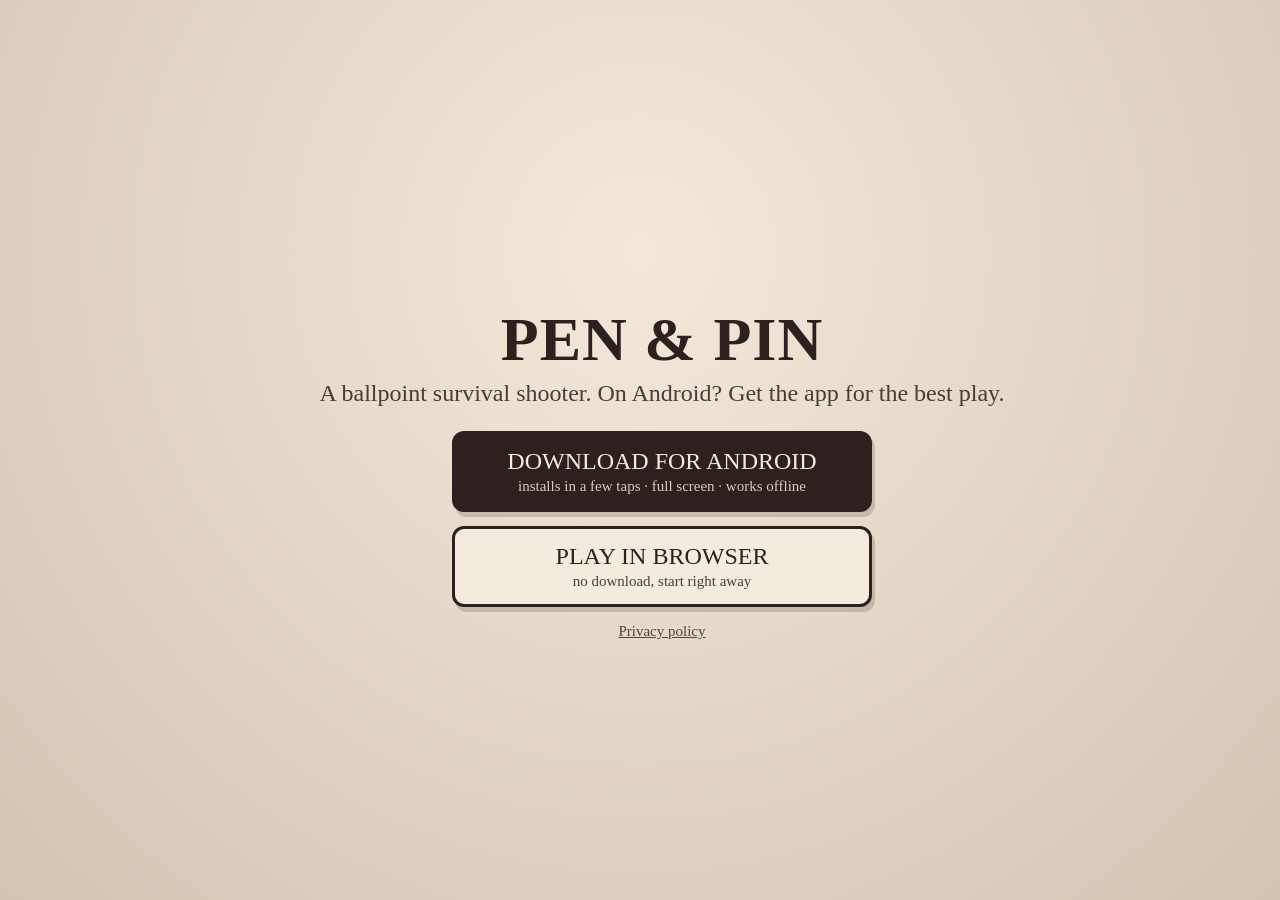
<file: index.html>
<!DOCTYPE html>
<html lang="en">
<head>
<meta charset="utf-8">
<meta name="viewport" content="width=device-width, initial-scale=1, maximum-scale=1, user-scalable=no, viewport-fit=cover">
<title>Pen &amp; Pin</title>
<meta name="description" content="A first-person survival shooter drawn in blue ballpoint on notebook paper.">
<meta name="theme-color" content="#2c211f">
<meta name="mobile-web-app-capable" content="yes">
<meta name="apple-mobile-web-app-capable" content="yes">
<link rel="manifest" href="./manifest.webmanifest">
<link rel="icon" type="image/png" sizes="192x192" href="./icons/icon-192.png">
<link rel="apple-touch-icon" href="./icons/icon-192.png">
<link rel="stylesheet" href="./style.css">
<script type="importmap">
{ "imports": {
  "three": "./vendor/three/three.module.js",
  "three/addons/": "./vendor/three/addons/"
} }
</script>
<style>
/* welcome screen: the first thing anyone sees, unless the game is already installed */
#landing { position: fixed; inset: 0; z-index: 1000; display: none; overflow-y: auto; -webkit-overflow-scrolling: touch; background: #e4d8c8; color: #2c211f; font-family: 'Palatino Linotype', 'Book Antiqua', Palatino, 'Iowan Old Style', Georgia, 'Noto Serif', 'Noto Sans SC', 'PingFang SC', 'Microsoft YaHei', serif;
  background-image: radial-gradient(ellipse at 50% 28%, rgba(255,246,232,.55), rgba(110,80,62,.16) 105%); }
#landing.on { display: block; }
#landing::before { display: none; }
#landing .wrap { min-height: 100%; display: flex; flex-direction: column; justify-content: center; align-items: center; text-align: center; padding: 24px 20px 24px 64px; }
#landing h1 { margin: 0; font-size: clamp(34px, 8vw, 62px); letter-spacing: 1px; line-height: 1; }
#landing .sub { margin: 10px 0 24px; font-size: clamp(18px, 3.4vw, 24px); opacity: .85; }
#landing .btns { display: grid; gap: 14px; width: min(420px, 100%); }
#landing button { font: inherit; font-size: 24px; padding: 14px 18px; border: 3px solid #2c211f; border-radius: 12px; cursor: pointer; box-shadow: 3px 5px 0 rgba(44,33,31,.18); }
#landing button i { display: block; font-style: normal; font-size: 15px; margin-top: 3px; opacity: .85; }
#landing .dl { background: #2c211f; color: #f3ebdd; }
#landing .web { background: #f3ebdd; color: #2c211f; }
#landing .priv { margin: 16px 0 0; font-size: 15px; } #landing .priv a { color: #2c211f; opacity: .8; }
#landing .help { display: none; margin-top: 22px; background: #f3ebdd; border: 3px solid #2c211f; border-radius: 14px; padding: 14px 18px; width: min(420px, 100%); text-align: left; font-size: 19px; line-height: 1.4; }
#landing .help.on { display: block; }
#landing .help b { color: #8f1f1b; }
#landing .help ol { margin: 6px 0 0; padding-left: 22px; }
#landing .qr { display: none; text-align: center; margin-top: 12px; color: #1d1412; }
#landing .qr svg { width: 190px; height: 190px; }
#landing .qr.on { display: block; }
@media (max-width: 520px) { #landing::before { display: none; } #landing .wrap { padding-left: 34px; } }
</style>
</head>
<body>
<div id="landing" role="dialog" aria-label="Welcome">
  <div class="wrap">
    <h1>PEN &amp; PIN</h1>
    <p class="sub">A ballpoint survival shooter. On Android? Get the app for the best play.</p>
    <div class="btns">
      <button type="button" class="dl" id="landDl">DOWNLOAD FOR ANDROID<i>installs in a few taps · full screen · works offline</i></button>
      <button type="button" class="web" id="landWeb">PLAY IN BROWSER<i>no download, start right away</i></button>
    </div>
    <p class="priv"><a href="./privacy.html">Privacy policy</a></p>
    <div class="help" id="landHelp">
      <ol id="landSteps">
        <li>Open this page in <b>Chrome</b> on your Android phone.</li>
        <li>Tap the <b>&#8942; menu</b>, then <b>Install app</b> (or <b>Add to Home screen</b>).</li>
        <li>Open <b>Pen &amp; Pin</b> from your home screen.</li>
      </ol>
      <div class="qr" id="landQr"><div id="landQrImg"></div>On a computer? Scan this with your Android phone.</div>
    </div>
  </div>
</div>
<canvas id="c"></canvas>
<div id="hud"></div>
<div id="rotate"><div><b>&#x21bb;</b>Turn your phone sideways to play</div></div>
<script src="./vendor/qrcode/qrcode.js"></script>
<script>
  // Welcome screen. Skipped when the game is already installed, or once someone has picked an option this visit.
  (function () {
    const el = document.getElementById('landing'); if (!el) return;
    const safe = (fn) => { try { return fn(); } catch (e) { return null; } };
    const installed = matchMedia('(display-mode: fullscreen)').matches || matchMedia('(display-mode: standalone)').matches || navigator.standalone;
    if (installed || safe(() => sessionStorage.getItem('doodle_landing')) || location.hash === '#play') return;
    el.classList.add('on');
    const close = () => { el.classList.remove('on'); safe(() => sessionStorage.setItem('doodle_landing', '1')); };
    let deferred = null;
    window.addEventListener('beforeinstallprompt', (e) => { e.preventDefault(); deferred = e; });
    const isAndroid = /Android/i.test(navigator.userAgent);
    document.getElementById('landWeb').addEventListener('click', close);
    document.getElementById('landDl').addEventListener('click', async () => {
      // Chrome on Android can install straight away; otherwise show the steps (and a QR code for people on a computer)
      if (deferred) { deferred.prompt(); const r = await deferred.userChoice; deferred = null; if (r && r.outcome === 'accepted') close(); return; }
      document.getElementById('landHelp').classList.add('on');
      if (!isAndroid) {
        safe(() => { const q = qrcode(0, 'M'); q.addData(new URL('./', location.href).href); q.make(); document.getElementById('landQrImg').innerHTML = q.createSvgTag({ cellSize: 4, margin: 2, scalable: true }); document.getElementById('landQr').classList.add('on'); });
      }
    });
  })();
</script>
<script src="./net-config.js"></script>
<script src="./vendor/peerjs/peerjs.min.js"></script>
<script type="module" src="./src/main.js"></script>
</body>
</html>
</file>
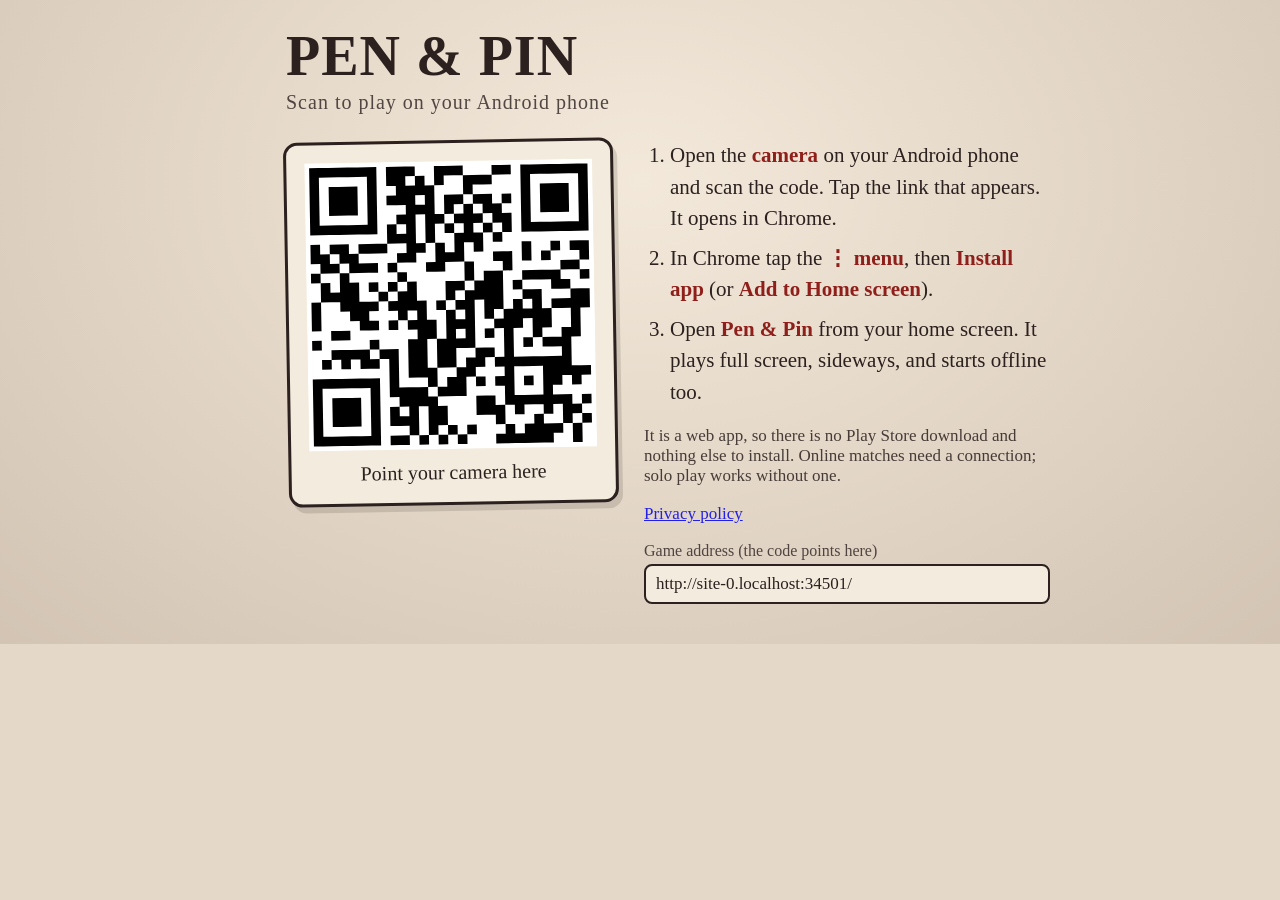
<file: install.html>
<!DOCTYPE html>
<html lang="en">
<head>
<meta charset="utf-8">
<meta name="viewport" content="width=device-width, initial-scale=1, viewport-fit=cover">
<title>Get Pen &amp; Pin</title>
<meta name="theme-color" content="#2c211f">
<link rel="manifest" href="./manifest.webmanifest">
<link rel="icon" href="./icons/icon-192.png">
<style>
  :root { --ink: #2c211f; --red: #8f1f1b; --paper: #e4d8c8; --line: #cdbfae; }
  * { box-sizing: border-box; }
  html, body { margin: 0; min-height: 100%; background: var(--paper); color: var(--ink); font-family: 'Palatino Linotype', 'Book Antiqua', Palatino, 'Iowan Old Style', Georgia, 'Noto Serif', 'Noto Sans SC', 'PingFang SC', 'Microsoft YaHei', serif; }
  body { background-image: radial-gradient(ellipse at 50% 28%, rgba(255,246,232,.55), rgba(110,80,62,.16) 105%); }
  body::before { display: none; }
  main { max-width: 860px; margin: 0 auto; padding: 28px 20px 40px 76px; display: grid; gap: 28px; grid-template-columns: 1fr; }
  @media (min-width: 760px) { main { grid-template-columns: 330px 1fr; align-items: start; } }
  @media (max-width: 520px) { body::before { display: none; } main { padding-left: 40px; } }
  h1 { grid-column: 1 / -1; margin: 0; font-size: clamp(34px, 7vw, 56px); letter-spacing: 1px; line-height: 1; }
  h1 small { display: block; font-size: 20px; font-weight: normal; margin-top: 8px; opacity: .8; }
  .card { background: #f3ebdd; border: 3px solid var(--ink); border-radius: 14px; padding: 18px; text-align: center; box-shadow: 4px 6px 0 rgba(44,33,31,.15); transform: rotate(-1deg); }
  #qr svg { width: 100%; height: auto; display: block; }
  #qr { color: #1d1412; }
  .scan { margin: 12px 0 0; font-size: 20px; }
  .steps { margin: 0; padding-left: 26px; font-size: 21px; line-height: 1.5; }
  .steps li { margin-bottom: 8px; }
  .steps b { color: var(--red); }
  button, .btn { font: inherit; font-size: 22px; padding: 12px 22px; background: var(--ink); color: #f3ebdd; border: 0; border-radius: 10px; cursor: pointer; text-decoration: none; display: inline-block; box-shadow: 3px 4px 0 rgba(0,0,0,.18); }
  button[hidden] { display: none; }
  .note { font-size: 17px; opacity: .85; margin-top: 18px; }
  .warn { background: #fff3cd; color: #6a4a00; border: 2px dashed #b58a00; border-radius: 10px; padding: 10px 14px; font-size: 17px; margin-bottom: 14px; }
  .warn[hidden] { display: none; }
  label { display: block; font-size: 16px; margin-top: 18px; opacity: .8; }
  input { width: 100%; font: inherit; font-size: 17px; padding: 8px 10px; border: 2px solid var(--ink); border-radius: 8px; color: var(--ink); background: #f3ebdd; margin-top: 4px; }
</style>
</head>
<body>
<main>
  <h1>PEN &amp; PIN<small>Scan to play on your Android phone</small></h1>
  <section class="card" aria-label="QR code">
    <div id="qr" role="img" aria-label="QR code that opens the game"></div>
    <p class="scan">Point your camera here</p>
  </section>
  <section>
    <div class="warn" id="warn" hidden>This page is on your own computer, so a phone cannot open the code. Put the game on a web address first (see the README), or type your computer's network address below.</div>
    <ol class="steps">
      <li>Open the <b>camera</b> on your Android phone and scan the code. Tap the link that appears. It opens in Chrome.</li>
      <li>In Chrome tap the <b>&#8942; menu</b>, then <b>Install app</b> (or <b>Add to Home screen</b>).</li>
      <li>Open <b>Pen &amp; Pin</b> from your home screen. It plays full screen, sideways, and starts offline too.</li>
    </ol>
    <p><button id="install" hidden type="button">Install on this phone</button></p>
    <p class="note">It is a web app, so there is no Play Store download and nothing else to install. Online matches need a connection; solo play works without one.</p>
    <p class="note"><a href="./privacy.html">Privacy policy</a></p>
    <label for="addr">Game address (the code points here)</label>
    <input id="addr" type="url" inputmode="url" autocomplete="off" spellcheck="false">
  </section>
</main>
<script src="./vendor/qrcode/qrcode.js"></script>
<script>
  // the code points at the game itself: the folder this page sits in, unless ?url= says otherwise
  const defaultUrl = () => new URL('./', location.href).href;
  const start = new URLSearchParams(location.search).get('url') || defaultUrl();
  const addr = document.getElementById('addr'), qrBox = document.getElementById('qr'), warn = document.getElementById('warn');
  function draw() {
    const url = addr.value.trim() || defaultUrl();
    const q = qrcode(0, 'M'); q.addData(url); q.make();
    qrBox.innerHTML = q.createSvgTag({ cellSize: 4, margin: 2, scalable: true });
    // a phone cannot reach localhost, so say so instead of showing a code that goes nowhere
    let host = ''; try { host = new URL(url).hostname; } catch (e) { /* ignore */ }
    warn.hidden = !(host === 'localhost' || host === '127.0.0.1' || host === '::1');
  }
  addr.value = start; addr.addEventListener('input', draw); draw();
  // Chrome on Android can install straight from the page when it offers to
  let deferred = null; const btn = document.getElementById('install');
  window.addEventListener('beforeinstallprompt', (e) => { e.preventDefault(); deferred = e; btn.hidden = false; });
  btn.addEventListener('click', async () => { if (!deferred) return; deferred.prompt(); await deferred.userChoice; deferred = null; btn.hidden = true; });
</script>
</body>
</html>
</file>
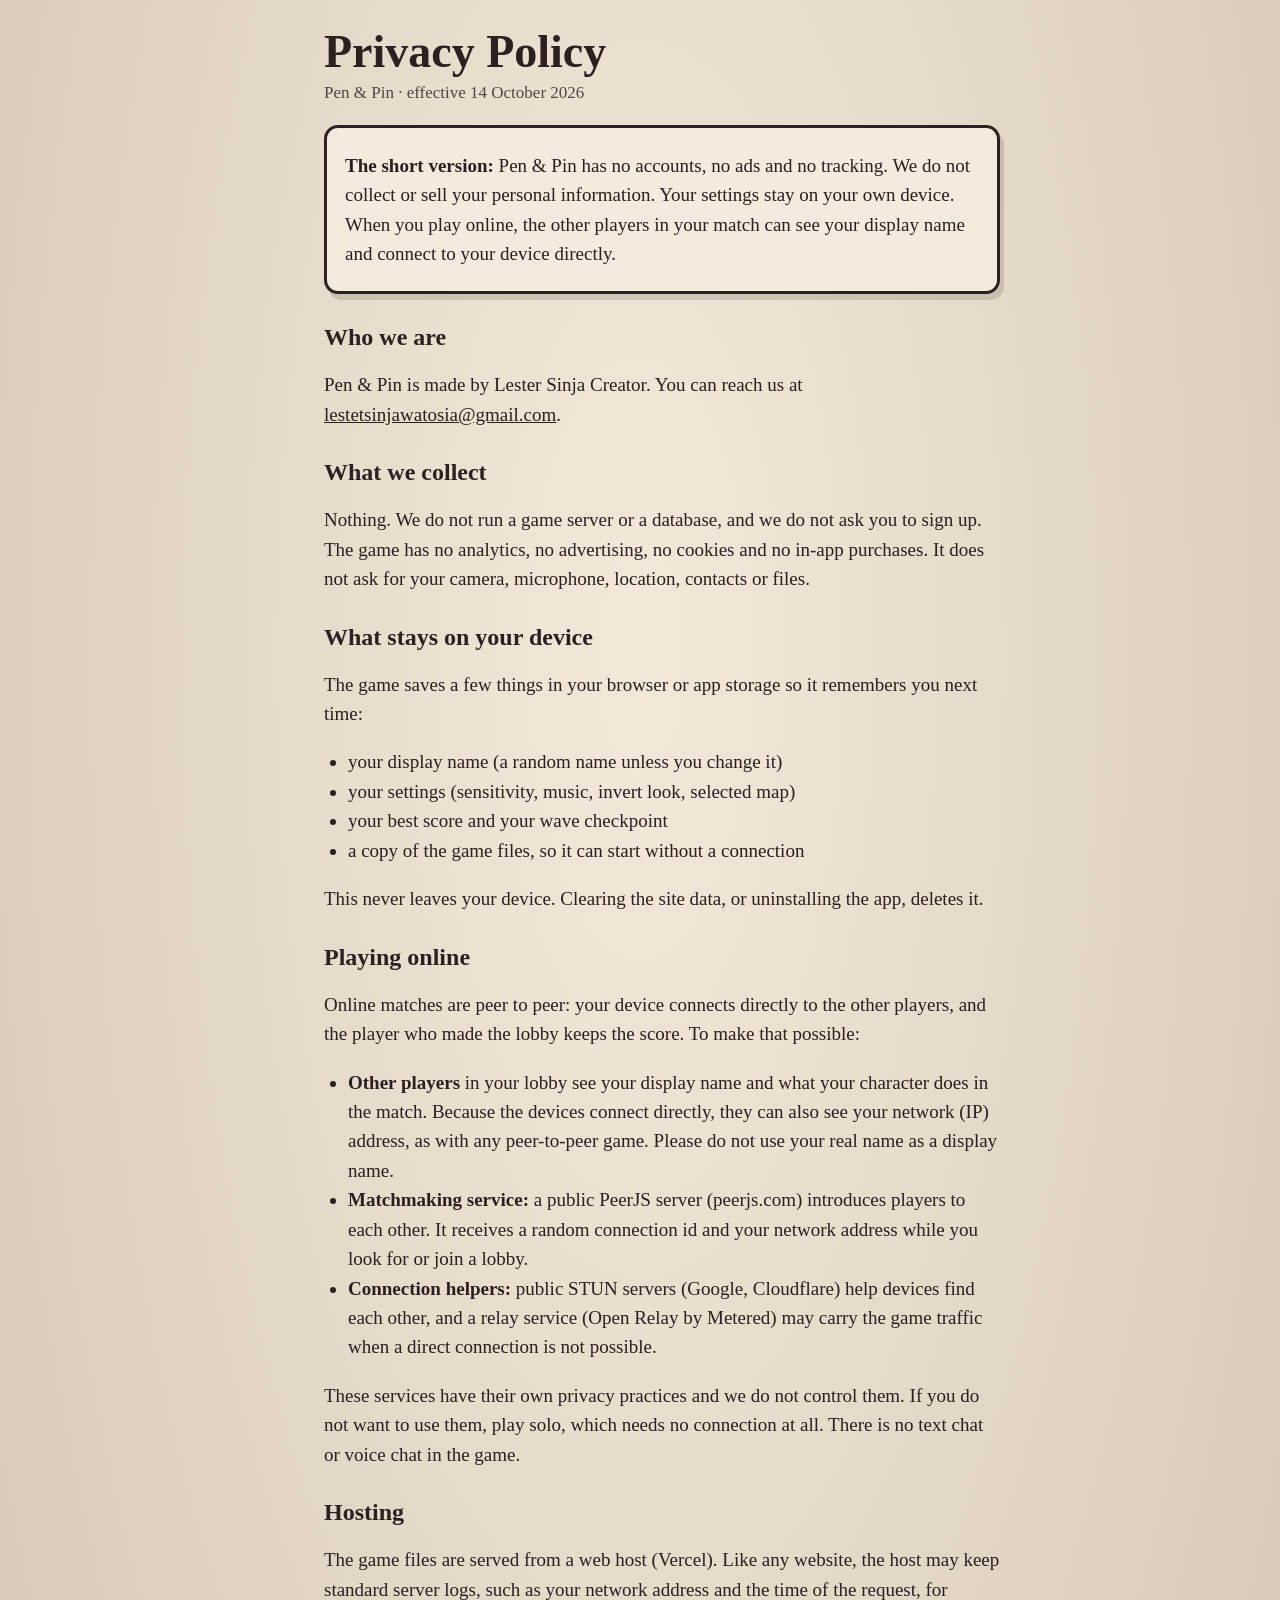
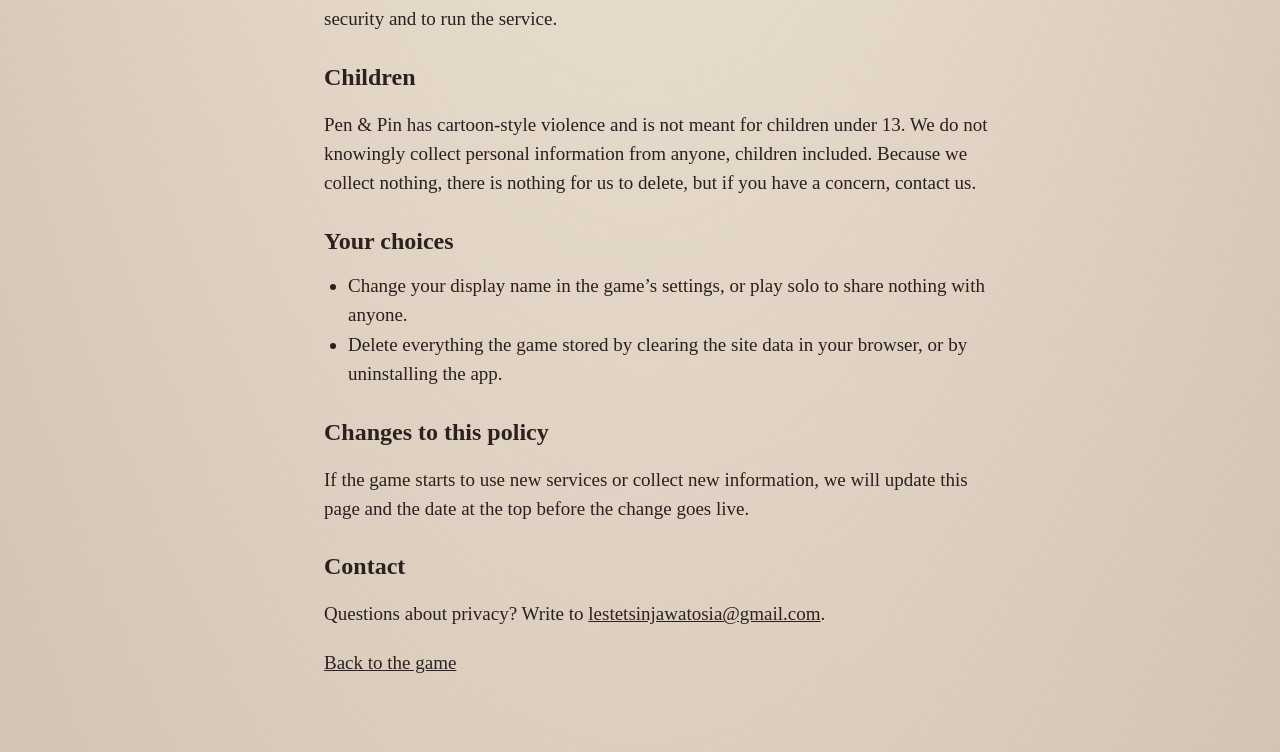
<file: privacy.html>
<!DOCTYPE html>
<html lang="en">
<head>
<meta charset="utf-8">
<meta name="viewport" content="width=device-width, initial-scale=1, viewport-fit=cover">
<title>Privacy Policy - Pen &amp; Pin</title>
<meta name="theme-color" content="#2c211f">
<link rel="icon" href="./icons/icon-192.png">
<style>
  :root { --ink: #2c211f; --red: #8f1f1b; --paper: #e4d8c8; --line: #cdbfae; }
  * { box-sizing: border-box; }
  html, body { margin: 0; background: var(--paper); color: #2a201e; font-family: 'Palatino Linotype', 'Book Antiqua', Palatino, 'Iowan Old Style', Georgia, 'Noto Serif', 'Noto Sans SC', 'PingFang SC', 'Microsoft YaHei', serif; }
  body { background-image: radial-gradient(ellipse at 50% 28%, rgba(255,246,232,.55), rgba(110,80,62,.16) 105%); }
  body::before { display: none; }
  main { max-width: 760px; margin: 0 auto; padding: 28px 20px 56px 64px; }
  @media (max-width: 520px) { body::before { display: none; } main { padding-left: 32px; } }
  h1 { color: var(--ink); font-size: clamp(30px, 6vw, 46px); margin: 0 0 4px; line-height: 1.05; }
  h2 { color: var(--ink); font-size: 24px; margin: 30px 0 6px; }
  p, li { font-size: 19px; line-height: 1.55; }
  ul { padding-left: 24px; }
  .date { color: var(--ink); opacity: .8; font-size: 17px; margin: 0 0 18px; }
  .short { background: #f3ebdd; border: 3px solid var(--ink); border-radius: 14px; padding: 4px 18px; box-shadow: 4px 6px 0 rgba(44,33,31,.15); }
  .fill { background: #fff3cd; border: 1px dashed #b58a00; border-radius: 4px; padding: 0 4px; color: #6a4a00; }
  a { color: var(--ink); }
</style>
</head>
<body>
<main>
  <h1>Privacy Policy</h1>
  <p class="date">Pen &amp; Pin &middot; effective 14 October 2026</p>

  <div class="short">
    <p><b>The short version:</b> Pen &amp; Pin has no accounts, no ads and no tracking. We do not collect or sell your personal information. Your settings stay on your own device. When you play online, the other players in your match can see your display name and connect to your device directly.</p>
  </div>

  <h2>Who we are</h2>
  <p>Pen &amp; Pin is made by Lester Sinja Creator. You can reach us at <a href="mailto:lestetsinjawatosia@gmail.com">lestetsinjawatosia@gmail.com</a>.</p>

  <h2>What we collect</h2>
  <p>Nothing. We do not run a game server or a database, and we do not ask you to sign up. The game has no analytics, no advertising, no cookies and no in-app purchases. It does not ask for your camera, microphone, location, contacts or files.</p>

  <h2>What stays on your device</h2>
  <p>The game saves a few things in your browser or app storage so it remembers you next time:</p>
  <ul>
    <li>your display name (a random name unless you change it)</li>
    <li>your settings (sensitivity, music, invert look, selected map)</li>
    <li>your best score and your wave checkpoint</li>
    <li>a copy of the game files, so it can start without a connection</li>
  </ul>
  <p>This never leaves your device. Clearing the site data, or uninstalling the app, deletes it.</p>

  <h2>Playing online</h2>
  <p>Online matches are peer to peer: your device connects directly to the other players, and the player who made the lobby keeps the score. To make that possible:</p>
  <ul>
    <li><b>Other players</b> in your lobby see your display name and what your character does in the match. Because the devices connect directly, they can also see your network (IP) address, as with any peer-to-peer game. Please do not use your real name as a display name.</li>
    <li><b>Matchmaking service:</b> a public PeerJS server (peerjs.com) introduces players to each other. It receives a random connection id and your network address while you look for or join a lobby.</li>
    <li><b>Connection helpers:</b> public STUN servers (Google, Cloudflare) help devices find each other, and a relay service (Open Relay by Metered) may carry the game traffic when a direct connection is not possible.</li>
  </ul>
  <p>These services have their own privacy practices and we do not control them. If you do not want to use them, play solo, which needs no connection at all. There is no text chat or voice chat in the game.</p>

  <h2>Hosting</h2>
  <p>The game files are served from a web host (Vercel). Like any website, the host may keep standard server logs, such as your network address and the time of the request, for security and to run the service.</p>

  <h2>Children</h2>
  <p>Pen &amp; Pin has cartoon-style violence and is not meant for children under 13. We do not knowingly collect personal information from anyone, children included. Because we collect nothing, there is nothing for us to delete, but if you have a concern, contact us.</p>

  <h2>Your choices</h2>
  <ul>
    <li>Change your display name in the game&rsquo;s settings, or play solo to share nothing with anyone.</li>
    <li>Delete everything the game stored by clearing the site data in your browser, or by uninstalling the app.</li>
  </ul>

  <h2>Changes to this policy</h2>
  <p>If the game starts to use new services or collect new information, we will update this page and the date at the top before the change goes live.</p>

  <h2>Contact</h2>
  <p>Questions about privacy? Write to <a href="mailto:lestetsinjawatosia@gmail.com">lestetsinjawatosia@gmail.com</a>.</p>
  <p><a href="./">Back to the game</a></p>
</main>
</body>
</html>
</file>
<file: style.css>
:root { --ink: #2c211f; --red: #8f1f1b; --paper: #e4d8c8; }
html, body { margin: 0; height: 100%; overflow: hidden; background: var(--paper); font-family: 'Palatino Linotype', 'Book Antiqua', Palatino, 'Iowan Old Style', Georgia, 'Noto Serif', 'Noto Sans SC', 'PingFang SC', 'Microsoft YaHei', serif; }
canvas#c { position: fixed; inset: 0; width: 100vw; height: 100vh; display: block; }
#hud { position: fixed; inset: 0; pointer-events: none; color: var(--ink); user-select: none; overflow: hidden; }
.crosshair, .grapple-ret, .hitmarker, .dmg-ind { mix-blend-mode: multiply; }
/* The in-game HUD is written in graphite, not the blue of the world, and sits on a thin paper halo
   instead of multiplying into the scene, so it stays readable over hatching and the held weapon.
   Menus and map labels keep the blue pen. */
#hud { --ink: #2a201e; }
#hud .screen, #hud .maplabels { --ink: #2c211f; color: var(--ink); }
.hud-tl, .hud-tr, .hud-bl, .hud-br, .message, .killfeed, .tip, .bossbar, .focus-meter { filter: drop-shadow(0 0 1px rgba(230,219,203,.95)) drop-shadow(0 0 3px rgba(230,219,203,.85)); }
#hud.nogame .hud-tl, #hud.nogame .hud-tr, #hud.nogame .hud-bl, #hud.nogame .hud-br, #hud.nogame .crosshair, #hud.nogame .grapple-ret, #hud.nogame .killfeed { display: none; }
.hud-tl { position: absolute; left: 9%; top: 3%; font-size: 30px; transform: rotate(-1.5deg); }
.minimap { position: absolute; left: 2.2%; top: 11%; width: clamp(118px, 15vw, 190px); aspect-ratio: 1; border: 2px solid rgba(44,33,31,.78); border-radius: 50%; overflow: hidden; background: rgba(230,219,203,.58); box-shadow: inset 0 0 0 5px rgba(230,219,203,.2), 3px 3px 0 rgba(44,33,31,.12); pointer-events: none; mix-blend-mode: multiply; }
.minimap::before, .minimap::after { content: ''; position: absolute; background: rgba(44,33,31,.2); }
.minimap::before { left: 50%; top: 0; width: 1px; height: 100%; }
.minimap::after { left: 0; top: 50%; width: 100%; height: 1px; }
.minimap-grid { position: absolute; inset: 14%; border: 1px dashed rgba(44,33,31,.25); border-radius: 50%; }
.minimap-label { position: absolute; left: 50%; top: 5%; transform: translateX(-50%); font-size: 10px; letter-spacing: 1px; opacity: .7; }
.minimap-dots, .minimap-player { position: absolute; inset: 0; }
.minimap-base { position: absolute; inset: 0; width: 100%; height: 100%; }
.minimap-base .mm-fill { fill: rgba(44,33,31,.13); }
.minimap-base .mm-edge { fill: none; stroke: rgba(44,33,31,.75); stroke-width: 1.1px; stroke-linejoin: round; }
.map-dot { position: absolute; width: 7px; height: 7px; transform: translate(-50%, -50%); border-radius: 50%; border: 1px solid rgba(230,219,203,.9); }
.map-dot.enemy { background: var(--red); box-shadow: 0 0 0 2px rgba(143,31,27,.16); }
.map-dot.teammate { background: #2874d0; }
.map-dot.grapple { width: 5px; height: 5px; border-radius: 0; transform: translate(-50%, -50%) rotate(45deg); background: var(--ink); }
.map-dot.pickup { width: 5px; height: 5px; background: #1c9a52; }
.minimap-player { width: 0; height: 0; inset: auto; border-left: 6px solid transparent; border-right: 6px solid transparent; border-bottom: 13px solid var(--ink); transform-origin: 50% 50%; filter: drop-shadow(0 0 1px rgba(230,219,203,.9)); }
#hud.nogame .minimap { display: none; }
.hud-tr { position: absolute; right: 4%; top: 3%; text-align: right; font-size: 30px; transform: rotate(1deg); }
.hud-bl { position: absolute; left: 9%; bottom: 5%; }
/* the weapon list sits over the held gun, so it gets a scrap of paper to stand on */
.hud-br { position: absolute; right: 3%; bottom: 4%; text-align: right; padding: 6px 12px 4px; background: none; box-shadow: none; transform: rotate(-0.8deg); } /* a see-through card: just the three guns, on the paper halo */
.ammo b { font-size: 58px; } .ammo span { font-size: 28px; opacity: .8; } .reloading { font-size: 22px !important; color: var(--red); }
.tally { display: flex; flex-wrap: wrap; width: 240px; gap: 3px; margin-top: -8px; align-items: flex-end; }
.tally i { display: block; width: 4px; height: 20px; background: var(--ink); transform: rotate(4deg); border-radius: 2px; opacity: .9; }
.tally i:nth-child(5n) { width: 4px; margin-right: 10px; transform: rotate(-8deg); }
.health { margin-bottom: 8px; font-size: 26px; display: flex; align-items: center; gap: 10px; }
.bar { width: 210px; height: 16px; border: 2.5px solid var(--ink); border-radius: 6px 8px 5px 7px / 8px 5px 7px 6px; overflow: hidden; transform: rotate(-1deg); }
.fill { height: 100%; width: 100%; background: var(--ink); transition: width .15s; }
.low .bar { border-color: var(--red); } .low .fill { background: var(--red); }
.crosshair { position: absolute; left: 50%; top: 50%; width: 0; height: 0; --s: 10px; filter: drop-shadow(0 0 1px rgba(244,236,222,.9)); }
.crosshair i { position: absolute; background: var(--red); border-radius: 2px; transition: top .06s, left .06s; }
.ch-t { width: 3px; height: 12px; left: -1.5px; top: calc(-1 * var(--s) - 12px); }
.ch-b { width: 3px; height: 12px; left: -1.5px; top: var(--s); }
.ch-l { width: 12px; height: 3px; top: -1.5px; left: calc(-1 * var(--s) - 12px); }
.ch-r { width: 12px; height: 3px; top: -1.5px; left: var(--s); }
.ch-dot { width: 3px; height: 3px; left: -1.5px; top: -1.5px; border-radius: 50%; }
.crosshair.katana i { background: var(--ink); } .crosshair.katana .ch-t, .crosshair.katana .ch-b { height: 16px; }
.crosshair.katana .ch-l, .crosshair.katana .ch-r { display: none; }
.grapple-ret { position: absolute; left: 50%; top: 50%; width: 30px; height: 30px; margin: -15px; border: 2.5px dashed var(--ink); border-radius: 50%; opacity: 0; transition: opacity .1s, transform .12s; transform: scale(1.6) rotate(0deg); }
.grapple-ret.on { opacity: .9; transform: scale(1) rotate(20deg); } .grapple-ret.attached { border-style: solid; transform: scale(.65); }
.hitmarker { position: absolute; left: 50%; top: 50%; opacity: 0; }
.hitmarker i { position: absolute; width: 3.5px; height: 36px; background: #e8801a; left: -1.75px; top: -18px; border-radius: 2px; box-shadow: 0 0 0 1px rgba(230,219,203,.85); }
.hitmarker i:first-child { transform: rotate(45deg); } .hitmarker i:last-child { transform: rotate(-45deg); }
.hitmarker.show { animation: hm .24s ease-out; }
.hitmarker.crit i { background: var(--red); width: 4.5px; height: 44px; top: -22px; left: -2.25px; }
.hitmarker.kill i { background: var(--red); width: 5px; height: 50px; top: -25px; left: -2.5px; }
@keyframes hm { 0% { opacity: 1; transform: scale(1.5); } 100% { opacity: 0; transform: scale(1); } }
.message { position: absolute; left: 0; right: 0; top: 24%; text-align: center; }
.msg-main { font-size: 88px; color: var(--ink); transform: rotate(-2deg); opacity: 0; letter-spacing: 3px; line-height: 1; }
.msg-main.show { animation: scribble .55s ease-out forwards; }
@keyframes scribble { 0% { opacity: 0; transform: rotate(-7deg) scale(1.7); filter: blur(3px); } 55% { opacity: 1; transform: rotate(-1deg) scale(.95); filter: blur(0); } 100% { opacity: 1; transform: rotate(-2deg) scale(1); } }
.msg-sub { font-size: 32px; opacity: .85; }
.killfeed { position: absolute; right: 4%; top: 28%; text-align: right; font-size: 27px; }
.killfeed div { animation: kf 1.7s ease-out forwards; } .killfeed .pts { color: var(--red); }
@keyframes kf { 0% { opacity: 0; transform: translateX(30px) rotate(3deg); } 15% { opacity: 1; transform: none; } 75% { opacity: 1; } 100% { opacity: 0; } }
.dmg-ind { position: absolute; left: 50%; top: 50%; }
.dmg-ind i { position: absolute; left: -16px; top: -140px; width: 32px; height: 22px; transform-origin: 16px 140px; background: var(--red); clip-path: polygon(50% 0, 100% 100%, 0 100%); opacity: .9; animation: di 1s linear forwards; }
@keyframes di { to { opacity: 0; } }
.screen { position: absolute; inset: 0; display: none; align-items: center; justify-content: center; pointer-events: auto; cursor: pointer; background: rgba(246, 243, 230, .55); overflow: auto; padding: 16px; box-sizing: border-box; }
.screen.show { display: flex; }
.panel { text-align: center; width: min(980px, 100%); max-height: calc(100dvh - 32px); overflow-y: auto; overscroll-behavior: contain; padding: 26px 48px; box-sizing: border-box; background: rgba(250, 248, 238, .93); box-shadow: 6px 6px 0 rgba(44,33,31, .15); border: 3px solid var(--ink); border-radius: 12px 18px 10px 16px / 16px 10px 18px 12px; transform: rotate(-.6deg); }
.panel h1 { font-size: 92px; margin: 0; letter-spacing: 3px; line-height: 1; }
.panel h2 { font-size: 36px; margin: 4px 0 14px; font-weight: normal; }
.panel .cols { display: flex; gap: 46px; justify-content: center; text-align: left; font-size: 22px; line-height: 1.35; }
.panel .cols b { color: var(--red); } .colhead { font-size: 26px; border-bottom: 2px solid var(--ink); margin-bottom: 4px; }
.panel .go { font-size: 34px; margin-top: 18px; animation: blink 1.2s infinite; } @keyframes blink { 50% { opacity: .35; } }
.panel .stats { font-size: 30px; line-height: 1.4; } .panel .stats b { color: var(--red); }
.panel .tip { font-size: 21px; opacity: .8; margin-top: 8px; }
.weapon { font-size: 34px; line-height: 1.05; } .hint { font-size: 18px; opacity: 0; max-height: 0; transition: opacity .35s, max-height .35s; } .hint.show { opacity: .85; max-height: 48px; }
.combo { font-size: 26px; color: var(--red); min-height: 30px; }
.timer { font-size: 24px; color: var(--red); }
@media (max-width: 900px) { .panel h1 { font-size: 56px; } .panel .cols { flex-direction: column; gap: 10px; font-size: 18px; } .msg-main { font-size: 56px; } }
/* v2 additions */
.crosshair.ads { opacity: 0; }
.slots { display: flex; flex-direction: column; align-items: flex-end; gap: 2px; margin-bottom: 6px; font-size: 20px; opacity: .85; }
.slot { display: flex; gap: 8px; align-items: baseline; opacity: .62; transform: rotate(1deg); }
.slot.active { opacity: 1; font-size: 24px; border-bottom: 2px solid var(--ink); }
.slot.empty { color: var(--red); }
.slot .num { font-size: 15px; opacity: .8; border: 1.5px solid var(--ink); border-radius: 4px 6px 4px 5px; padding: 0 4px; }
.slot .sammo { font-size: 16px; opacity: .8; min-width: 54px; text-align: right; }
.modifier { font-size: 22px; color: var(--red); min-height: 26px; }
.bossbar { position: absolute; left: 50%; top: 6%; width: 420px; margin-left: -210px; text-align: center; font-size: 26px; display: none; }
.bossbar.show { display: block; }
.bar.big { width: 420px; height: 20px; margin-top: 4px; }
.fill.red { background: var(--red); }
/* tips sit above the health block, lined up with it, and wrap before they reach the held weapon */
.tip { position: absolute; left: 9%; right: 44%; bottom: 27%; text-align: left; font-size: 24px; line-height: 1.2; color: var(--ink); opacity: 0; transition: opacity .4s; }
.tip.show { opacity: .9; }
.tip b { color: var(--red); }
#hud.nogame .tip, #hud.nogame .bossbar { display: none; }
.settings { display: flex; flex-direction: column; gap: 4px; align-items: center; font-size: 21px; margin-top: 12px; border-top: 2px solid var(--ink); padding-top: 10px; }
.settings label { display: flex; align-items: center; gap: 8px; cursor: pointer; }
.settings input[type=range] { width: 220px; accent-color: #2c211f; }
.settings input[type=checkbox] { width: 17px; height: 17px; accent-color: #2c211f; }
.settings b { color: var(--red); min-width: 56px; text-align: left; }
.settings .k { opacity: .6; font-size: 17px; }
.beststat { font-size: 22px; opacity: .8; margin-top: 4px; }
/* sniper scope */
.scope { position: absolute; inset: 0; opacity: 0; transition: opacity .1s; pointer-events: none; }
.scope.on { opacity: 1; }
.scope .mask { position: absolute; inset: 0; background: radial-gradient(circle at 50% 50%, rgba(246,243,230,0) 0 30vh, var(--paper) 30.6vh 100%); }
.scope .ring { position: absolute; left: 50%; top: 50%; width: 60.5vh; height: 60.5vh; margin: -30.25vh; border: 3.5px solid var(--ink); border-radius: 50%; box-shadow: inset 0 0 0 7px rgba(44,33,31,.12); }
.scope .cx { position: absolute; left: 50%; top: 50%; width: 60vh; height: 2.5px; margin: -1px -30vh; background: repeating-linear-gradient(90deg, var(--ink) 0 14px, transparent 14px 17px); }
.scope .cy { position: absolute; left: 50%; top: 50%; width: 2.5px; height: 60vh; margin: -30vh -1px; background: repeating-linear-gradient(180deg, var(--ink) 0 14px, transparent 14px 17px); }
.scope .dot { position: absolute; left: 50%; top: 50%; width: 5px; height: 5px; margin: -2.5px; background: var(--red); border-radius: 50%; }
/* sniper look: dark lens edge, mil-dot ticks along the crosshair, and a jolt when the shot goes off */
.scope .vig { position: absolute; left: 50%; top: 50%; width: 60vh; height: 60vh; margin: -30vh; border-radius: 50%; background: radial-gradient(circle, transparent 62%, rgba(44,33,31,.10) 82%, rgba(44,33,31,.34) 100%); }
.scope .mil { position: absolute; left: 50%; top: 50%; width: 60vh; height: 60vh; margin: -30vh; background:
  repeating-linear-gradient(90deg, transparent 0 calc(5vh - 1.5px), var(--ink) calc(5vh - 1.5px) calc(5vh + 1.5px)) center / 100% 14px no-repeat,
  repeating-linear-gradient(180deg, transparent 0 calc(5vh - 1.5px), var(--ink) calc(5vh - 1.5px) calc(5vh + 1.5px)) center / 14px 100% no-repeat; opacity: .75; }
.scope.kick { animation: scopekick .38s cubic-bezier(.2,.8,.3,1); }
@keyframes scopekick { 0% { transform: translateY(5vh) scale(1.06); } 30% { transform: translateY(-1.2vh) scale(1.015); } 100% { transform: none; } }
/* focus-slash target marker */
.focus-mark { position: absolute; left: 0; top: 0; width: 0; height: 0; opacity: 0; transition: opacity .1s; }
.focus-mark.on { opacity: 1; animation: fm .5s ease-in-out infinite alternate; }
.focus-mark i { position: absolute; width: 20px; height: 20px; border: 3px solid var(--red); }
.focus-mark i:nth-child(1) { left: -30px; top: -30px; border-right: 0; border-bottom: 0; }
.focus-mark i:nth-child(2) { left: 10px; top: -30px; border-left: 0; border-bottom: 0; }
.focus-mark i:nth-child(3) { left: -30px; top: 10px; border-right: 0; border-top: 0; }
.focus-mark i:nth-child(4) { left: 10px; top: 10px; border-left: 0; border-top: 0; }
@keyframes fm { from { transform: scale(1); } to { transform: scale(1.18); } }
#hud.nogame .scope, #hud.nogame .focus-mark { display: none; }
/* katana focus gauge */
.focus-meter { position: absolute; left: 4.5%; top: 50%; transform: translateY(-50%) rotate(-1.5deg); opacity: 0; transition: opacity .25s; text-align: center; }
.focus-meter.on { opacity: 1; }
.fm-label { font-size: 17px; letter-spacing: 2px; color: var(--ink); opacity: .8; margin-bottom: 4px; }
.fm-tube { position: relative; width: 26px; height: 168px; border: 3px solid var(--ink); border-radius: 8px 11px 7px 10px / 11px 7px 10px 8px; overflow: hidden; }
.fm-fill { position: absolute; left: 0; right: 0; bottom: 0; height: 0%; background: var(--ink); transition: height .18s; }
.fm-tube i { position: absolute; left: 50%; bottom: 100%; width: 16px; height: 22px; margin-left: -8px; background: var(--red); opacity: 0; clip-path: polygon(50% 0, 78% 42%, 66% 38%, 82% 78%, 50% 100%, 18% 78%, 34% 38%, 22% 42%); }
.focus-meter.ready .fm-tube { border-color: var(--red); box-shadow: 0 0 0 3px rgba(143,31,27,.18); }
.focus-meter.ready .fm-fill { background: var(--red); }
.focus-meter.ready .fm-tube i { opacity: 1; animation: flame .42s ease-in-out infinite alternate; }
.focus-meter.ready .fm-f2 { margin-left: -18px; height: 16px; animation-delay: .14s; }
.focus-meter.ready .fm-f3 { margin-left: 3px; height: 18px; animation-delay: .27s; }
@keyframes flame { from { transform: translateY(4px) scaleY(.78) rotate(-5deg); } to { transform: translateY(-3px) scaleY(1.15) rotate(6deg); } }
.fm-ready { font-size: 15px; color: var(--red); letter-spacing: 1px; margin-top: 5px; opacity: 0; }
.focus-meter.ready .fm-ready { opacity: 1; animation: blink 1s infinite; }
#hud.nogame .focus-meter { display: none; }
/* touch: the tall gauge sat on the left fire button, so it becomes a short bar along the bottom left (the fill reads --f, set in hud.js) */
#hud.touch .focus-meter { left: 20vmin; top: auto; bottom: 4vmin; transform: none; display: flex; align-items: center; gap: 10px; text-align: left; }
#hud.touch .fm-label { margin: 0; font-size: 14px; letter-spacing: 1px; }
#hud.touch .fm-tube { width: 17vmin; height: 5vmin; flex: none; }
#hud.touch .fm-fill { right: auto; top: 0; width: calc(var(--f, 0) * 100%); height: 100% !important; transition: width .18s; background: var(--ink); }
#hud.touch .focus-meter.ready .fm-fill { background: var(--red); }
#hud.touch .fm-ready { display: none; }
/* map picker */
.mapsel { display: flex; align-items: center; justify-content: center; gap: 10px; margin-top: 12px; padding-top: 10px; border-top: 2px solid var(--ink); flex-wrap: wrap; }
.mapsel > span { font-size: 20px; opacity: .75; }
.mapbtn { font: inherit; font-size: 20px; color: var(--ink); background: transparent; border: 2.5px solid var(--ink); border-radius: 7px 10px 6px 9px / 10px 6px 9px 7px; padding: 4px 12px; cursor: pointer; opacity: .55; display: flex; flex-direction: column; align-items: center; line-height: 1.1; transform: rotate(-.6deg); }
a.mapbtn { text-decoration: none; }
.mapbtn i { font-style: normal; font-size: 14px; opacity: .75; }
.mapbtn:hover { opacity: .85; }
.mapbtn.on { opacity: 1; color: var(--paper); background: var(--ink); }
.screen.mapview { background: rgba(246, 243, 230, .12); justify-content: flex-end; align-items: stretch; pointer-events: none; }
.screen.mapview .panel { pointer-events: auto; text-align: left; width: min(340px, 38vw); max-width: 100%; margin: 16px; padding: 18px 20px; transform: rotate(-.3deg); }
.screen.mapview .panel h1 { font-size: 42px; letter-spacing: 1px; }
.screen.mapview .panel h2 { font-size: 20px; margin-bottom: 10px; }
.maplegend { font-size: 16px; line-height: 1.45; margin: 8px 0 12px; }
.maplegend div { margin: 3px 0; }
.maplegend b { display: inline-block; min-width: 62px; color: var(--red); }
.maplabels { position: absolute; inset: 0; pointer-events: none; z-index: 4; overflow: hidden; }
.maplab { position: absolute; transform: translate(-50%, -120%); font: 700 13px/1.1 'Palatino Linotype', 'Book Antiqua', Palatino, Georgia, serif; color: var(--ink); background: rgba(230, 219, 203, .88); border: 2px solid var(--ink); padding: 2px 6px; white-space: nowrap; border-radius: 4px 7px 3px 6px; }
#hud.nogame .maplabels { display: block; }

/* grenades */
.nades { display: inline-flex; gap: 3px; margin-left: 12px; vertical-align: middle; }
.nades i { width: 13px; height: 15px; border: 2.5px solid var(--ink); border-radius: 50% 50% 45% 45%; display: inline-block; position: relative; top: -2px; }
.nades i::after { content: ''; position: absolute; left: 3px; top: -6px; width: 3px; height: 5px; background: var(--red); }
/* lobby + modes */
.modes { display: flex; gap: 10px; justify-content: center; flex-wrap: wrap; margin: 10px 0 4px; }
.modebtn { font: inherit; font-size: 21px; color: var(--ink); background: transparent; border: 2.5px solid var(--ink); border-radius: 7px 10px 6px 9px / 10px 6px 9px 7px; padding: 6px 14px; cursor: pointer; opacity: .6; display: flex; flex-direction: column; align-items: center; line-height: 1.1; transform: rotate(-.5deg); min-width: 130px; }
.modebtn i { font-style: normal; font-size: 14px; opacity: .8; }
.modebtn:hover { opacity: .9; } .modebtn.on { opacity: 1; color: var(--paper); background: var(--ink); }
.lobby { display: flex; flex-direction: column; gap: 10px; align-items: center; margin-top: 8px; }
.lobby .row { display: flex; gap: 10px; align-items: center; flex-wrap: wrap; justify-content: center; }
.lobby input[type=text] { font: inherit; font-size: 24px; width: 130px; text-align: center; letter-spacing: 4px; text-transform: uppercase; color: var(--ink); border: 2.5px solid var(--ink); border-radius: 6px 9px 6px 8px; background: transparent; padding: 3px 6px; }
.lobby button, .bigbtn { font: inherit; font-size: 21px; color: var(--paper); background: var(--ink); border: 2.5px solid var(--ink); border-radius: 7px 10px 6px 9px / 10px 6px 9px 7px; padding: 5px 16px; cursor: pointer; transform: rotate(-.6deg); }
.lobby button.alt { color: var(--ink); background: transparent; }
.lobby button:disabled { opacity: .4; cursor: default; }
.code { font-size: 44px; letter-spacing: 8px; color: var(--red); border: 3px dashed var(--red); padding: 2px 18px; border-radius: 10px; }
.plist { display: flex; flex-direction: column; gap: 3px; min-width: 300px; font-size: 22px; }
.plist div { display: flex; justify-content: space-between; gap: 18px; border-bottom: 1.5px solid rgba(44,33,31,.25); padding: 2px 8px; }
.plist .t0 { color: var(--ink); } .plist .t1 { color: var(--red); } .plist .host::after { content: ' (host)'; opacity: .6; font-size: 16px; }
.status { font-size: 19px; color: var(--red); min-height: 24px; }
.scoreboard { display: flex; flex-direction: column; gap: 4px; font-size: 24px; min-width: 360px; }
.scoreboard div { display: flex; justify-content: space-between; gap: 20px; padding: 2px 10px; border-bottom: 1.5px solid rgba(44,33,31,.25); }
.scoreboard .me { background: rgba(44,33,31,.08); }
.hud-tr .teamscore { font-size: 26px; } .hud-tr .teamscore b { color: var(--red); }
.checkpoints { display: flex; gap: 8px; justify-content: center; flex-wrap: wrap; margin-top: 8px; font-size: 19px; }
.checkpoints button { font: inherit; font-size: 19px; color: var(--ink); background: transparent; border: 2px solid var(--ink); border-radius: 6px 8px 5px 7px; padding: 3px 12px; cursor: pointer; }
.checkpoints button:hover { background: var(--ink); color: var(--paper); }
.namebox { font: inherit; font-size: 20px; width: 150px; color: var(--ink); border: 2px solid var(--ink); border-radius: 6px 8px 5px 7px; background: transparent; padding: 2px 8px; }
#hud.pad .kbonly, #hud:not(.pad) .padonly { display: none; }

/* ---- main menu, online panel, scoreboard overlay ---- */
.mainbtns { display: flex; gap: 18px; justify-content: center; flex-wrap: wrap; margin: 14px 0 6px; }
.mainbtns button { font: inherit; font-size: 30px; color: var(--paper); background: var(--ink); border: 3px solid var(--ink); border-radius: 9px 13px 8px 12px / 12px 8px 11px 9px; padding: 10px 34px; cursor: pointer; transform: rotate(-.8deg); line-height: 1.05; }
.mainbtns button i { display: block; font-style: normal; font-size: 16px; opacity: .8; letter-spacing: 1px; }
.mainbtns button:nth-child(2) { transform: rotate(.7deg); background: var(--red); border-color: var(--red); }
.mainbtns button:hover { filter: brightness(1.15); }
.mainbtns:has(.start) { flex-direction: column; align-items: center; gap: 12px; }
.mainbtns button.start { min-width: 420px; font-size: 54px; padding: 18px 48px; border-width: 4px; transform: rotate(-1deg); box-shadow: 6px 7px 0 rgba(0, 0, 0, .18); }
.mainbtns button.start i { font-size: 18px; margin-top: 4px; }
.mainbtns button.start:hover { transform: rotate(-1deg) scale(1.03); }
.mainbtns button.start + button { transform: rotate(.7deg); }
.online { display: flex; flex-direction: column; gap: 12px; align-items: center; margin-top: 6px; }
.online .sub { font-size: 19px; opacity: .75; }
.online .row { display: flex; gap: 12px; align-items: center; flex-wrap: wrap; justify-content: center; }
.online .row.split { gap: 26px; }
.online button { font: inherit; font-size: 22px; color: var(--paper); background: var(--ink); border: 2.5px solid var(--ink); border-radius: 7px 10px 6px 9px / 10px 6px 9px 7px; padding: 6px 18px; cursor: pointer; }
.online button.alt { color: var(--ink); background: transparent; }
.online button.big { font-size: 26px; padding: 8px 26px; transform: rotate(-.6deg); }
.online button:disabled { opacity: .4; cursor: default; }
.online button:hover:not(:disabled) { filter: brightness(1.15); }
.online input[type=text] { font: inherit; font-size: 26px; width: 150px; text-align: center; letter-spacing: 5px; text-transform: uppercase; color: var(--ink); border: 2.5px solid var(--ink); border-radius: 6px 9px 6px 8px; background: transparent; padding: 3px 6px; }
.online input.namebox { letter-spacing: 0; text-transform: none; font-size: 22px; width: 180px; }
.online .radio { display: flex; gap: 14px; font-size: 19px; }
.online .radio label { display: flex; gap: 5px; align-items: center; cursor: pointer; }
.online .status { min-height: 26px; font-size: 20px; color: var(--red); }
.online .hint { font-size: 17px; opacity: .7; max-width: 520px; text-align: center; }
.online .code { font-size: 52px; letter-spacing: 10px; }
.online .plist { min-width: 340px; }
.online .plist .host span:first-child::after { content: ' · host'; opacity: .6; font-size: 16px; }
.online .plist .me { background: rgba(44,33,31,.08); }
.board { position: absolute; left: 50%; top: 18%; transform: translateX(-50%) rotate(-.5deg); background: rgba(250,247,238,.94); border: 3px solid var(--ink); border-radius: 12px 16px 10px 14px / 14px 10px 16px 12px; padding: 12px 22px; min-width: 380px; font-size: 24px; color: var(--ink); z-index: 5; }
.board h3 { margin: 0 0 6px; font-size: 30px; text-align: center; letter-spacing: 2px; }
.board div { display: flex; justify-content: space-between; gap: 24px; padding: 2px 8px; border-bottom: 1.5px solid rgba(44,33,31,.25); }
.board div.me { background: rgba(44,33,31,.1); }
.board .foot { font-size: 16px; opacity: .7; justify-content: center; border: 0; margin-top: 6px; }
.feed { color: var(--red); }

/* live mini leaderboard in the corner during online play */
.pvpscore { font-size: 20px; line-height: 1.2; text-align: right; }
.pvpscore .row { display: flex; justify-content: flex-end; gap: 10px; }
.pvpscore .row b { min-width: 28px; text-align: right; }
.pvpscore .row.me { color: var(--red); }
.pvpscore .row .rank { opacity: .6; }
.pvpscore .target { font-size: 15px; opacity: .65; margin-top: 2px; }

/* grapple breath: a sliver under the crosshair, only while it is not full */
.gstam { position: absolute; left: 50%; top: 50%; width: 64px; height: 5px; margin-left: -32px; margin-top: 26px; border: 1.5px solid var(--ink); border-radius: 3px; opacity: .8; mix-blend-mode: multiply; }
.gstam i { display: block; height: 100%; background: var(--ink); }
.gstam.low { border-color: var(--red); } .gstam.low i { background: var(--red); }

/* public lobby list on the online panel */
.lobbylist { display: flex; flex-direction: column; gap: 6px; align-items: center; width: 100%; max-width: 560px; margin-top: 4px; padding-top: 8px; border-top: 1.5px dashed rgba(44,33,31,.35); }
.lobbylist .rows { display: flex; flex-direction: column; gap: 4px; width: 100%; }
.lobbyrow { display: grid; grid-template-columns: 96px 1fr auto auto; gap: 12px; align-items: center; font-size: 19px; padding: 3px 8px; border-bottom: 1.5px solid rgba(44,33,31,.2); }
.lobbyrow .code { font-size: 22px; letter-spacing: 3px; padding: 0 8px; border-width: 2px; }
.lobbyrow button { font-size: 18px; padding: 3px 12px; }

@media (max-width: 700px), (max-height: 700px) {
	.screen { align-items: flex-start; padding: 10px; }
	.panel { width: 100%; max-height: calc(100dvh - 20px); padding: 18px 16px; }
	.panel h1 { font-size: 42px; letter-spacing: 1px; }
	.panel h2 { font-size: 21px; line-height: 1.2; margin-bottom: 10px; }
	.panel .cols { gap: 10px; font-size: 16px; line-height: 1.3; }
	.colhead { font-size: 20px; }
	.mainbtns { gap: 8px; margin-top: 10px; }
	.mainbtns button, .mainbtns button.start { width: 100%; min-width: 0; font-size: 28px; padding: 10px 14px; }
	.mainbtns button.start i { font-size: 15px; }
	.settings { font-size: 17px; }
	.settings label { max-width: 100%; flex-wrap: wrap; justify-content: center; }
	.settings input[type=range] { width: min(220px, 65vw); }
	.online { width: 100%; }
	.online .row { max-width: 100%; }
	.online .radio { flex-wrap: wrap; justify-content: center; font-size: 17px; }
	.online .plist, .plist { min-width: 0; width: 100%; max-width: 420px; }
	.online .code { font-size: 36px; letter-spacing: 6px; }
	.lobbylist { max-width: 100%; }
	.lobbyrow { grid-template-columns: 1fr auto; gap: 6px; font-size: 16px; }
	.lobbyrow .code { grid-row: span 2; font-size: 18px; }
	.lobbyrow button { grid-column: 2; }
	.scoreboard { min-width: 0; width: 100%; font-size: 18px; }
	.board { min-width: 0; width: calc(100% - 24px); box-sizing: border-box; font-size: 18px; }
	.board h3 { font-size: 24px; }
	.board div { gap: 10px; }
	.mapbtn { max-width: 100%; font-size: 17px; }
	.mapbtn i { font-size: 12px; }
	.minimap { left: 2%; top: 12%; width: 112px; }
	.map-dot { width: 5px; height: 5px; }
}

/* ---------------- phones and tablets ---------------- */
html, body { overscroll-behavior: none; -webkit-tap-highlight-color: transparent; }
canvas#c { touch-action: none; }
/* touch controls: only while playing on a touch screen */
#touch { position: fixed; inset: 0; z-index: 5; display: none; touch-action: none; user-select: none; -webkit-user-select: none; }
#touch.on { display: block; }
.tbtn { position: absolute; display: flex; align-items: center; justify-content: center; padding: 0; margin: 0; box-sizing: border-box;
  border-radius: 50%; border: 2.5px solid rgba(42,32,30,.72); background: rgba(230,219,203,.5); color: #2a201e;
  font-family: inherit; font-weight: bold; letter-spacing: .5px; touch-action: none; box-shadow: 2px 3px 0 rgba(42,32,30,.14); transition: transform .06s, background .06s; }
.tbtn.on { background: rgba(42,32,30,.28); transform: scale(.93); }
.tbtn.fire { border-color: rgba(143,31,27,.85); color: var(--red); border-width: 3.5px; }
.tbtn.fire.on { background: rgba(143,31,27,.25); }
.tbtn.fire.small { border-width: 3px; }
.tbtn.ads { border-style: double; border-width: 5px; }
.tbtn.hook { border-color: rgba(160,118,36,.95); color: #7d5a1c; }
.tbtn.dash { display: none; border-color: var(--red); color: var(--red); animation: blink 1s infinite; }
body.dash-ready .tbtn.dash { display: flex; }
.tbtn.tpause { right: 2vmin; top: 2vmin; width: max(9vmin, 44px); height: max(9vmin, 44px); font-size: 3.4vmin; border-radius: 30%; }
#hud.touch .hud-tr { right: max(14vmin, 60px); }
/* the long 'timer starts when a player joins' line ran across the health bar: wrap it into a narrow column */
#hud.touch .pvpscore { font-size: 16px; } #hud.touch .pvpscore .target { font-size: 12px; }
#hud.touch .timer { font-size: 16px; max-width: 26vw; margin-left: auto; line-height: 1.1; }
.tstick { position: absolute; width: 22vmin; height: 22vmin; margin: -11vmin 0 0 -11vmin; border-radius: 50%; border: 2.5px dashed rgba(42,32,30,.45); background: rgba(230,219,203,.25); display: none; pointer-events: none; }
.tstick.on { display: block; }
.tstick i { position: absolute; left: 50%; top: 50%; width: 10vmin; height: 10vmin; border-radius: 50%; background: rgba(42,32,30,.35); border: 2.5px solid rgba(42,32,30,.7); transform: translate(-50%, -50%); }

/* the HUD moves out of the way of the thumbs: health and ammo to the top centre, the weapon name
   under the wave counter, tips just below the top bar */
#hud.touch .hud-bl { left: 50%; right: auto; top: 1.5vmin; bottom: auto; transform: translateX(-50%) scale(.72); transform-origin: top center; display: flex; align-items: center; gap: 18px; }
#hud.touch .hud-bl .health { margin: 0; }
#hud.touch .tally, #hud.touch .slots, #hud.touch .hint { display: none; }
#hud.touch .hud-br { top: 11vmin; bottom: auto; right: auto; left: 50%; transform: translateX(-50%); padding: 0 10px; background: none; box-shadow: none; }
#hud.touch .weapon { font-size: 18px; }
/* tips sit in the quiet strip at the bottom centre: the top is taken by the HUD and the wave message, the sides by the thumbs */
#hud.touch .tip { left: 31%; right: 40%; top: auto; bottom: 18vmin; text-align: center; font-size: clamp(13px, 4.4vmin, 18px); }
/* kill feed: it used to run under the right-hand buttons. Now it sits just left of them, three lines at most, newest at the bottom */
#hud.touch .killfeed { top: 32vmin; bottom: auto; right: 66vmin; font-size: 18px; height: 3.6em; overflow: hidden; display: flex; flex-direction: column; justify-content: flex-end; align-items: flex-end; }
/* the combo text used to land on the minimap; park it just right of the minimap, under the score */
#hud.touch .hud-tl .combo { position: absolute; top: 100%; left: calc(2.2vw + clamp(118px, 15vw, 190px) + 8px - 9vw); white-space: nowrap; font-size: clamp(14px, 2.4vw, 22px); }
/* the weapon name sat on the health bar */
#hud.touch .hud-br { display: none; } /* on touch the gun chips (in #touch) replace this card */
/* scoreboard: ten players did not fit; keep it between the left and right thumbs and let it scroll if it must */
#hud.touch .board { top: 3vmin; left: 37vmin; right: 56vmin; width: auto; transform: none; min-width: 0; max-height: 94%; overflow-y: auto; box-sizing: border-box; padding: 6px 12px; font-size: 16px; }
#hud.touch .board h3 { font-size: 20px; margin-bottom: 2px; }
#hud.touch .board div { gap: 10px; padding: 1px 6px; }
/* notches and rounded corners: keep every control inside the safe area */
#hud.touch, #touch { inset: env(safe-area-inset-top, 0px) env(safe-area-inset-right, 0px) env(safe-area-inset-bottom, 0px) env(safe-area-inset-left, 0px); }
/* the boss bar normally sits at the top, where the touch layout keeps health and ammo; park it at the bottom centre, clear of both thumbs */
#hud.touch .bossbar { top: auto; bottom: 3vmin; width: 28vw; margin-left: -14vw; font-size: 18px; }
#hud.touch .bossbar .bar.big { width: 100%; height: 3.4vmin; box-sizing: border-box; }
@media (max-height: 520px) {
  .hud-tl, .hud-tr { font-size: 20px; }
  .msg-main { font-size: 52px; } .msg-sub { font-size: 20px; }
  .ammo b { font-size: 40px; } .ammo span { font-size: 20px; }
  .minimap { width: clamp(84px, 24vh, 130px); }
  .panel { padding: 14px 18px; } .panel h1 { font-size: 44px; } .panel h2 { font-size: 22px; margin-bottom: 8px; }
  .mainbtns, .mainbtns:has(.start) { flex-direction: row; justify-content: center; gap: 12px; margin: 8px 0 4px; }
  .mainbtns button, .mainbtns button.start { width: auto; min-width: 240px; font-size: 24px; padding: 6px 20px; border-width: 3px; } .mainbtns button i, .mainbtns button.start i { font-size: 12px; }
  .mapsel { margin-top: 6px; padding-top: 6px; } .mapbtn { font-size: 16px; padding: 2px 10px; }
}
/* phones are played sideways */
#rotate { display: none; position: fixed; inset: 0; z-index: 20; background: var(--paper); color: var(--ink, #2c211f); align-items: center; justify-content: center; text-align: center; font-size: 26px; padding: 24px; }
#rotate b { display: block; font-size: 64px; margin-bottom: 12px; transform: rotate(90deg); }
@media (orientation: portrait) and (pointer: coarse) { #rotate { display: flex; } }
/* controls help: touch screens get the touch column instead of keyboard and controller */
.touchhelp { display: none; text-align: left; font-size: 18px; line-height: 1.35; }
.touchhelp b { color: var(--red); }
@media (pointer: coarse) { .panel .touchhelp { display: block; } .panel .cols { display: none; } }
body.touch .panel .touchhelp { display: block; } body.touch .panel .cols { display: none; }

/* ---- touch: the three gun chips (transparent; the gun in your hands is underlined) ---- */
.tslots { position: absolute; left: 50%; top: 19vmin; transform: translateX(-50%); display: flex; gap: 2vmin; pointer-events: none; }
.tbtn.tslot { position: static; width: auto !important; height: auto !important; min-width: max(19vmin, 74px); min-height: 44px; padding: 2px 6px; white-space: nowrap; border-radius: 10px; border: 2px solid transparent; background: transparent; box-shadow: none; flex-direction: column; font-size: 2.9vmin; line-height: 1.05; pointer-events: auto; color: #2a201e; text-shadow: 0 0 3px rgba(230,219,203,.95), 0 0 6px rgba(230,219,203,.9); }
.tbtn.tslot b { font-size: max(2.7vmin, 11px); letter-spacing: .5px; }
.tbtn.tslot i { font-style: normal; font-size: max(2.5vmin, 11px); opacity: .75; }
.tbtn.tslot.active { border-color: rgba(42,32,30,.65); border-bottom-width: 3px; background: rgba(230,219,203,.18); }
.tbtn.tslot.empty i { color: var(--red); opacity: 1; }
.tbtn.tslot.on { background: rgba(42,32,30,.15); transform: scale(.96); }

/* ---- the loadout screen ---- */
.loadout { text-align: left; }
.lo-hint2 { text-align: center; font-size: 18px; opacity: .75; margin: 2px 0 8px; }
.lo-slots { display: flex; gap: 10px; justify-content: center; margin: 6px 0 10px; flex-wrap: wrap; }
.lo-slot { font: inherit; color: var(--ink); background: transparent; border: 2.5px dashed var(--ink); border-radius: 9px 13px 8px 12px / 12px 8px 11px 9px; padding: 6px 14px; min-width: 150px; cursor: pointer; display: flex; flex-direction: column; align-items: center; line-height: 1.15; }
.lo-slot i { font-style: normal; font-size: 13px; letter-spacing: 1.5px; opacity: .65; } .lo-slot b { font-size: 21px; } .lo-slot span { font-size: 13px; opacity: .65; }
.lo-slot.on { border-style: solid; background: var(--ink); color: var(--paper); }
.lo-tabs { display: flex; gap: 6px; flex-wrap: wrap; justify-content: center; margin-bottom: 10px; }
.lo-tabs button { font: inherit; font-size: 15px; letter-spacing: 1px; color: var(--ink); background: transparent; border: 2px solid var(--ink); border-radius: 7px 10px 6px 9px / 9px 6px 10px 7px; padding: 3px 10px; cursor: pointer; opacity: .6; }
.lo-tabs button.on { opacity: 1; background: var(--ink); color: var(--paper); }
.lo-grid { display: grid; grid-template-columns: repeat(auto-fill, minmax(190px, 1fr)); gap: 10px; }
.lo-card { position: relative; font: inherit; text-align: left; color: var(--ink); background: rgba(244,236,222,.55); border: 2.5px solid var(--ink); border-radius: 8px 12px 7px 11px / 11px 7px 12px 8px; padding: 8px 10px 6px; cursor: pointer; }
.lo-card:hover { background: rgba(244,236,222,.9); }
.lo-card.used { background: rgba(44,33,31,.12); }
.lo-name { font-size: 20px; line-height: 1.1; } .lo-cls { font-size: 12px; letter-spacing: 1.5px; opacity: .65; text-transform: uppercase; margin-bottom: 4px; }
.lo-bars { display: grid; gap: 2px; } .lo-bar { display: flex; align-items: center; gap: 6px; font-size: 11px; letter-spacing: 1px; }
.lo-bar span { width: 38px; opacity: .7; } .lo-bar em { flex: 1; height: 7px; border: 1.5px solid var(--ink); border-radius: 3px; overflow: hidden; display: block; } .lo-bar i { display: block; height: 100%; background: var(--ink); }
.lo-hint { font-size: 13px; opacity: .7; margin-top: 4px; line-height: 1.15; }
.lo-tag { position: absolute; top: 6px; right: 8px; font-size: 11px; letter-spacing: 1px; color: var(--paper); background: var(--red); border-radius: 4px; padding: 0 5px; }
@media (max-width: 700px), (max-height: 520px) { .lo-grid { grid-template-columns: repeat(auto-fill, minmax(150px, 1fr)); gap: 6px; } .lo-name { font-size: 17px; } .lo-slot { min-width: 110px; padding: 4px 8px; } .lo-slot b { font-size: 17px; } }
.mainbtns button:nth-child(3) { background: var(--paper); color: var(--ink); }

#hud.touch .message { top: 32%; } /* below the gun chips */
.lo-card.used .lo-name { padding-right: 54px; }

/* the loadout's BACK button stays at the top while the list scrolls under it */
.lo-top { position: sticky; top: 0; z-index: 3; text-align: left; padding: 2px 0 6px; background: var(--paper); border-bottom: 2px solid rgba(44,33,31,.25); margin-bottom: 6px; }
.lo-top button { font: inherit; font-size: 20px; padding: 6px 18px; min-height: 44px; color: var(--ink); background: var(--paper); border: 2.5px solid var(--ink); border-radius: 8px 11px 7px 10px / 10px 7px 11px 8px; cursor: pointer; }

.lo-guns { margin: 10px 0 16px; }
</file>
